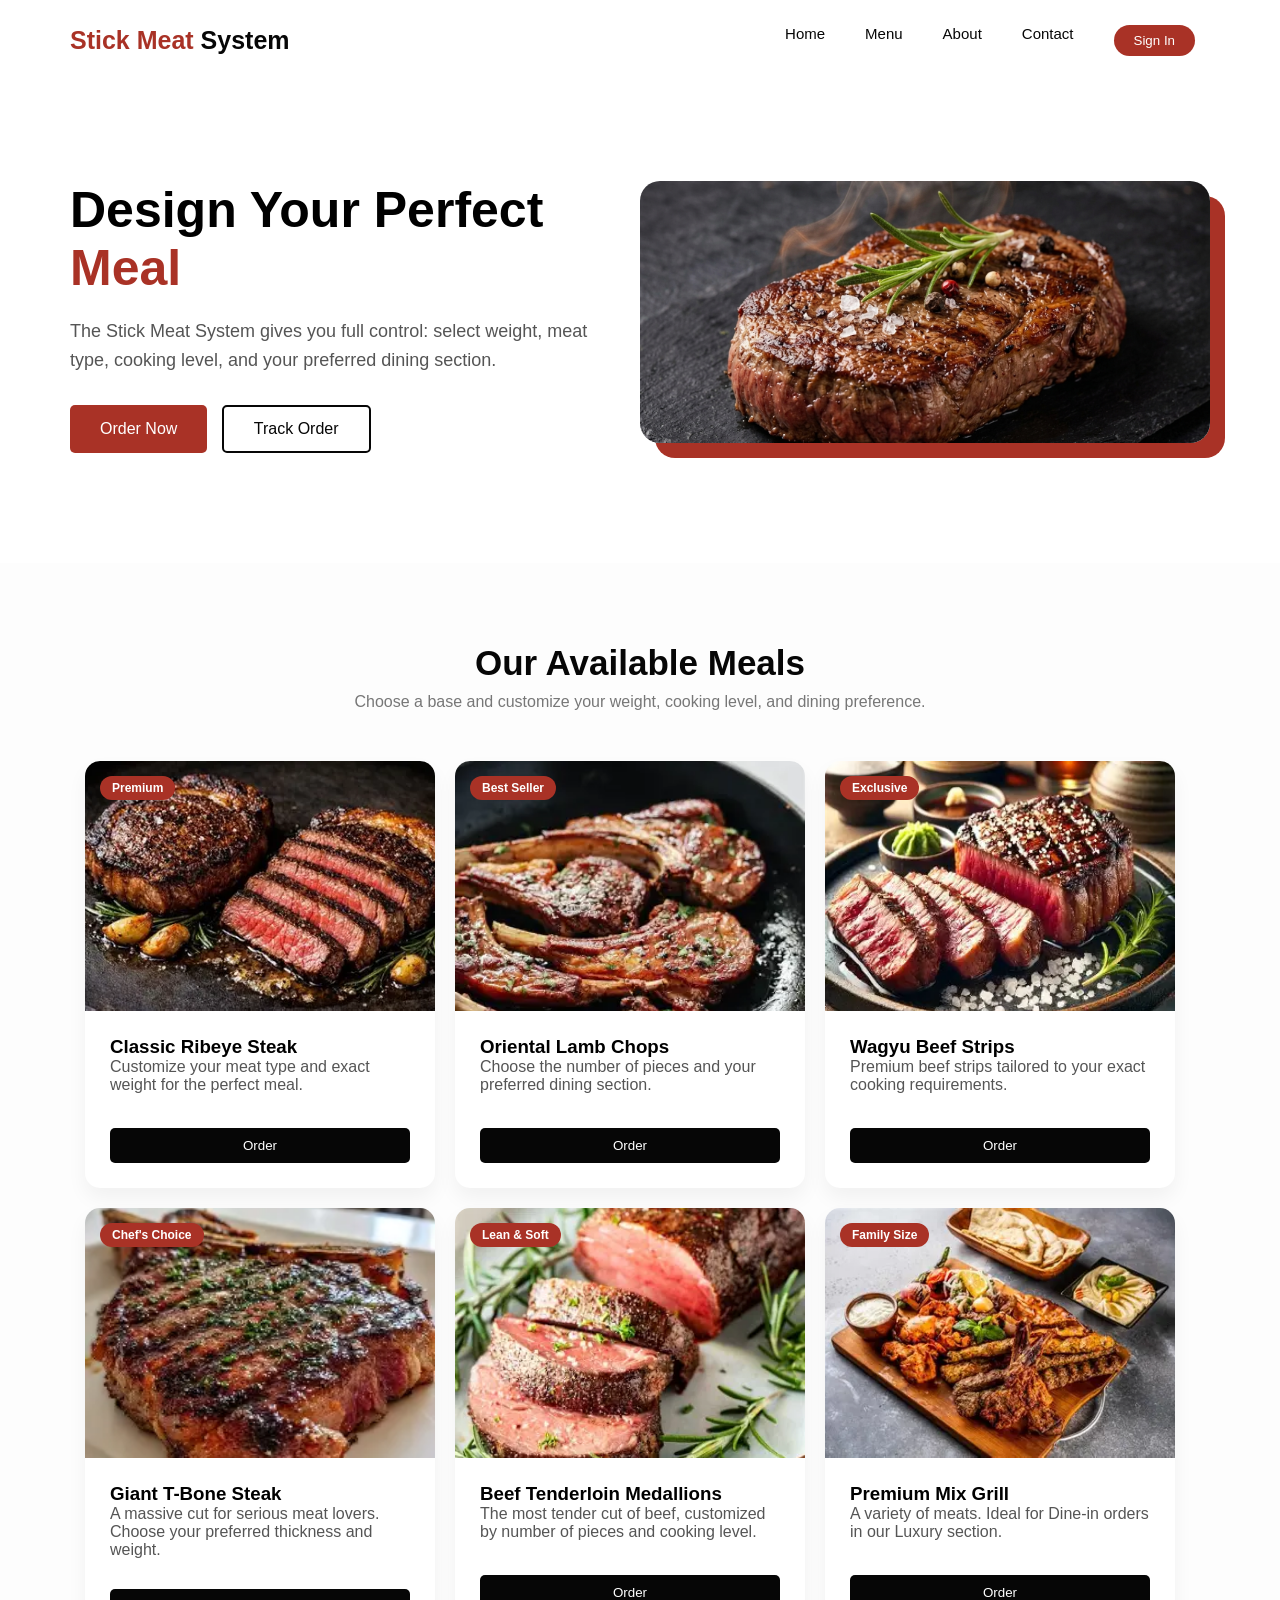
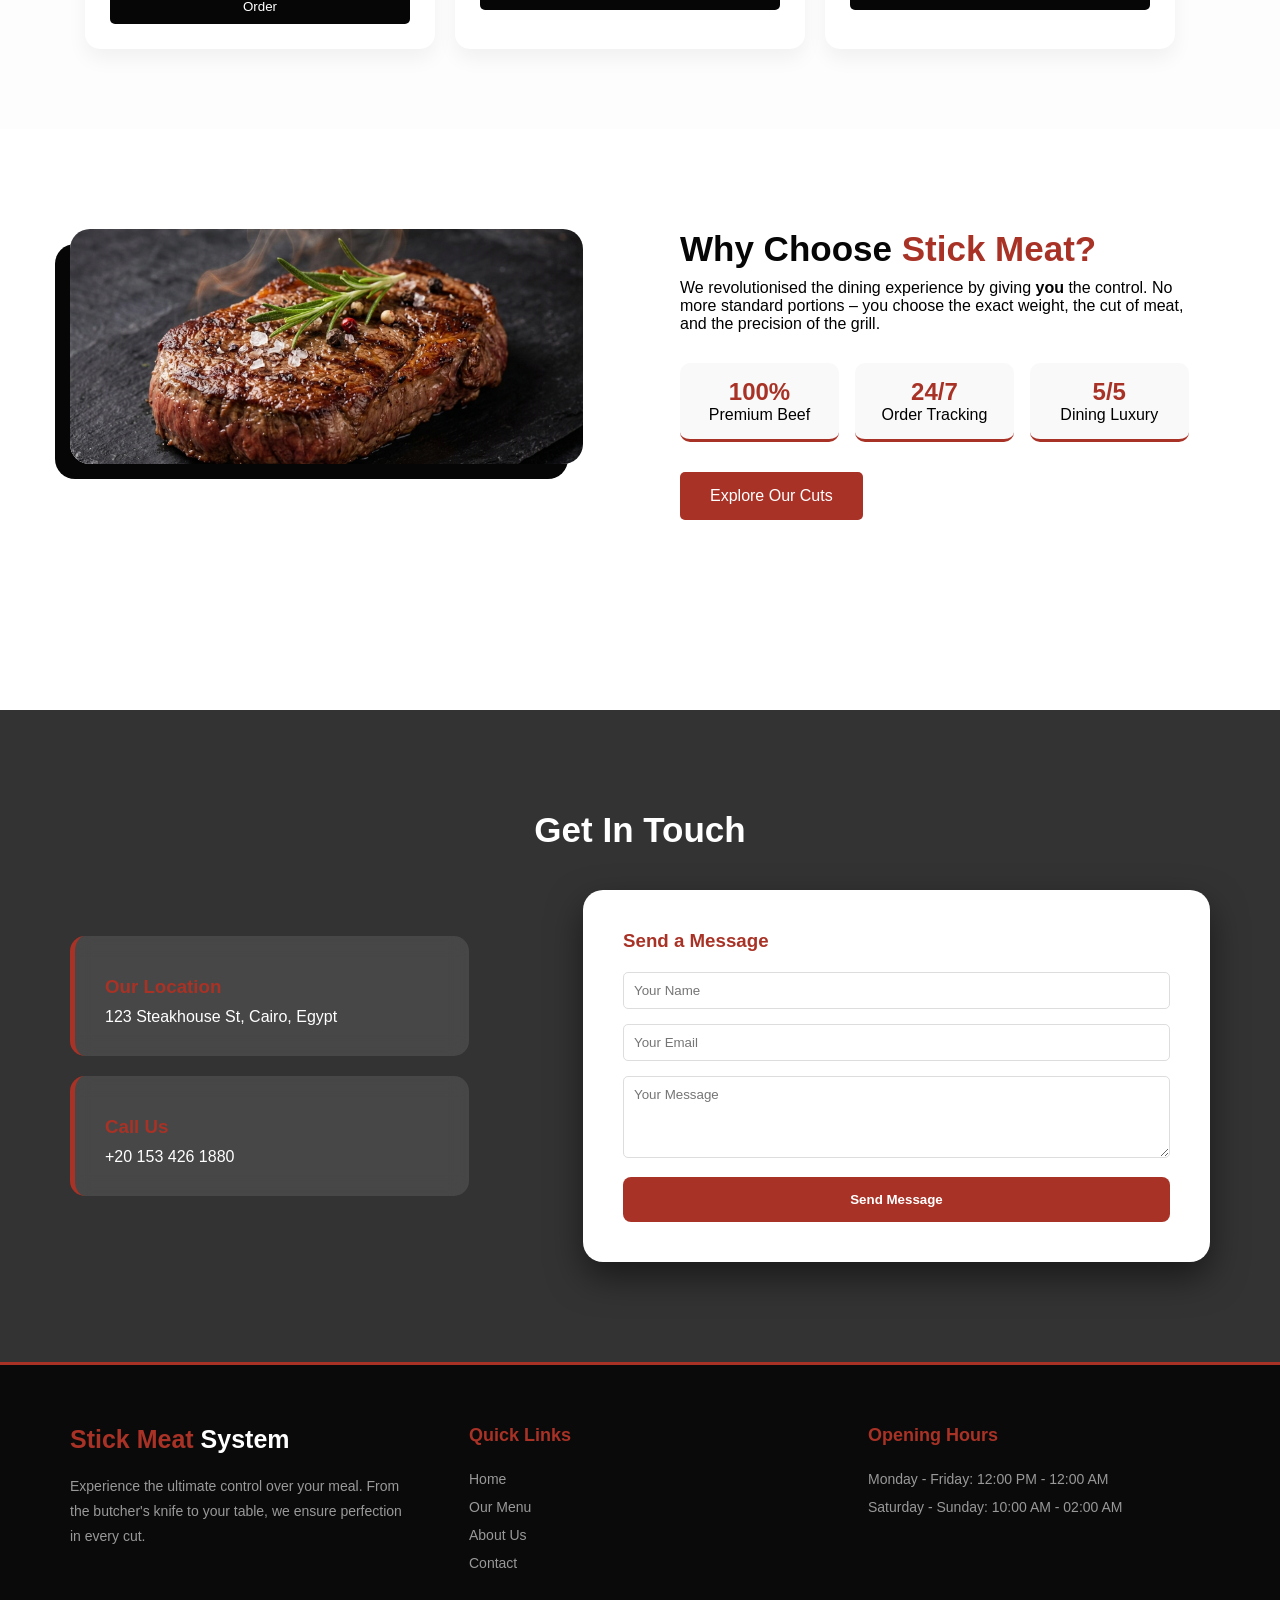
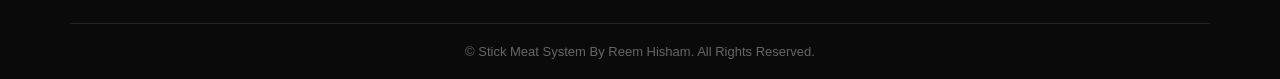
<file: index.html>
<!DOCTYPE html>
<html lang="en">

<head>
    <meta charset="UTF-8">
    <meta name="viewport" content="width=device-width, initial-scale=1.0">
    <title>Stick Meat System</title>
    <link rel="shortcut icon" href="images/about-steak-modified.png">
    <link rel="stylesheet" href="project.css">
</head>

<body>
    <header>
        <div class="container" style="display: flex; justify-content: space-between; align-items: center;">
            <a href="index.html" style="text-decoration: none;">
                <p class="logo"><span>Stick Meat </span>System</p>
            </a>

            <div class="menu-toggle" id="mobile-menu">
                <span class="bar"></span>
                <span class="bar"></span>
                <span class="bar"></span>
            </div>

            <ul class="nav" id="nav-list">
                <li><a href="index.html">Home</a></li>
                <li><a href="#our-menu">Menu</a></li>
                <li><a href="#about">About</a></li>
                <li><a href="#contact">Contact</a></li>
                <li><button class="signin-btn" onclick="openAuthModal()">Sign In</button></li>
            </ul>
        </div>
    </header>



    <section class="hero">
        <div class="container">
            <div class="hero-content">
                <h1>Design Your Perfect <span class="highlight">Meal</span></h1>
                <p>The Stick Meat System gives you full control: select weight, meat type, cooking level, and your
                    preferred dining section.</p>
                <div class="hero-btns">
                    <a href="#our-menu" class="btn-main">Order Now</a>
                    <a href="#our-menu" class="btn-outline">Track Order</a>
                </div>
            </div>
            <div class="hero-image">
                <img src="images/about-steak.jpg" alt="Steak Image">
            </div>
            <div class="clearfix"></div>
        </div>
    </section>

    <section class="meals-section" id="our-menu">
        <div class="container">
            <h2 class="section-title">Our Available Meals</h2>
            <p class="section-subtitle">Choose a base and customize your weight, cooking level, and dining preference.
            </p>

            <div class="meals-grid">
                <div class="meal-card">
                    <div class="meal-img">
                        <img src="images/Ribeye Steak.webp" alt="Ribeye Steak">
                        <span class="tag">Premium</span>
                    </div>
                    <div class="meal-info">
                        <h3>Classic Ribeye Steak</h3>
                        <p>Customize your meat type and exact weight for the perfect meal.</p>
                        <button class="order-btn" onclick="openModal()">Order</button>
                    </div>
                </div>

                <div class="meal-card">
                    <div class="meal-img">
                        <img src="images/Lamb Chops.webp" alt="Lamb Chops">
                        <span class="tag">Best Seller</span>
                    </div>
                    <div class="meal-info">
                        <h3>Oriental Lamb Chops</h3>
                        <p>Choose the number of pieces and your preferred dining section.</p>
                        <button class="order-btn" onclick="openModal()">Order</button>
                    </div>
                </div>

                <div class="meal-card">
                    <div class="meal-img">
                        <img src="images/Beef Wagyu.webp" alt="Beef Wagyu">
                        <span class="tag">Exclusive</span>
                    </div>
                    <div class="meal-info">
                        <h3>Wagyu Beef Strips</h3>
                        <p>Premium beef strips tailored to your exact cooking requirements.</p>
                        <button class="order-btn" onclick="openModal()">Order</button>
                    </div>
                </div>
                <div class="clearfix"></div>

                <div class="meal-card">
                    <div class="meal-img">
                        <img src="images/T-Bone Steak.webp" alt="T-Bone Steak">
                        <span class="tag">Chef's Choice</span>
                    </div>
                    <div class="meal-info">
                        <h3>Giant T-Bone Steak</h3>
                        <p>A massive cut for serious meat lovers. Choose your preferred thickness and weight.</p>
                        <button class="order-btn" onclick="openModal()">Order</button>
                    </div>
                </div>

                <div class="meal-card">
                    <div class="meal-img">
                        <img src="images/Beef Tenderloin.webp" alt="Beef Tenderloin">
                        <span class="tag">Lean & Soft</span>
                    </div>
                    <div class="meal-info">
                        <h3>Beef Tenderloin Medallions</h3>
                        <p>The most tender cut of beef, customized by number of pieces and cooking level.</p>
                        <button class="order-btn" onclick="openModal()">Order</button>
                    </div>
                </div>

                <div class="meal-card">
                    <div class="meal-img">
                        <img src="images/Mix Grill.webp" alt="Mix Grill">
                        <span class="tag">Family Size</span>
                    </div>
                    <div class="meal-info">
                        <h3>Premium Mix Grill</h3>
                        <p>A variety of meats. Ideal for Dine-in orders in our Luxury section.</p>
                        <button class="order-btn" onclick="openModal()">Order</button>
                    </div>
                </div>
                <div class="clearfix"></div>
            </div>
        </div>
    </section>

    <div id="orderModal" class="modal">
        <div class="modal-content">
            <span class="close-btn" onclick="closeModal()">&times;</span>
            <h2 style="text-align:center; margin-bottom:20px;">Customize Your Meal</h2>
            <form id="customizeForm">
                <div class="form-row">
                    <div class="form-group col-50">
                        <label>Meal Weight (Grams)</label>
                        <input type="number" placeholder="500" required>
                    </div>
                    <div class="form-group col-50">
                        <label>Meat Pieces</label>
                        <input type="number" min="1" value="1">
                    </div>
                    <div class="clearfix"></div>
                </div>
                <div class="form-group">
                    <label>Cooking Level</label>
                    <select>
                        <option>Rare</option>
                        <option>Medium Rare</option>
                        <option>Medium</option>
                        <option>Well Done</option>
                    </select>
                </div>
                <div class="form-group">
                    <label>Order Type</label>
                    <select id="orderType" onchange="toggleDineIn()">
                        <option value="takeaway">Takeaway</option>
                        <option value="dinein">Dine-in</option>
                    </select>
                </div>
                <div id="dineInFields" class="dine-in-details" style="display:none;">
                    <div class="form-row">
                        <div class="form-group col-50">
                            <label>Reservation Time</label>
                            <input type="time">
                        </div>
                        <div class="form-group col-50">
                            <label>Number of Seats</label>
                            <input type="number" min="1">
                        </div>
                        <div class="clearfix"></div>
                        <div class="form-group">
                            <label>Dining Section</label>
                            <select>
                                <option>Economy Section</option>
                                <option>Luxury Section</option>
                            </select>
                        </div>
                    </div>
                </div>
                <button type="submit" class="submit-order-btn">Submit Customized Order</button>
            </form>
        </div>
    </div>

    <div id="authModal" class="modal">
        <div class="modal-content" style="width: 400px;">
            <span class="close-btn" onclick="closeAuthModal()">&times;</span>
            <div class="auth-tabs" style="display: flex; margin-bottom: 20px; border-bottom: 1px solid #eee;">
                <button id="loginTab" class="tab-btn active" onclick="toggleAuth('login')"
                    style="flex:1; padding:10px; cursor:pointer;">Login</button>
                <button id="registerTab" class="tab-btn" onclick="toggleAuth('register')"
                    style="flex:1; padding:10px; cursor:pointer;">Register</button>
            </div>

            <form id="loginForm">
                <div class="form-group"><label>Email</label><input type="email" placeholder="Reem@gmail.com" required>
                </div>
                <div class="form-group"><label>Password</label><input type="password" placeholder="........" required>
                </div>
                <button type="submit" class="submit-order-btn">Sign In</button>
            </form>

            <form id="registerForm" style="display: none;">
                <div class="form-group"><label>Full Name</label><input type="text" required></div>
                <div class="form-group"><label>Email</label><input type="email" required></div>
                <div class="form-group"><label>Create Password</label><input type="password" required></div>
                <button type="submit" class="submit-order-btn">Create Account</button>
            </form>
        </div>
    </div>

    <section class="about-section" id="about">
        <div class="container">
            <div class="col-div-6 about-img">
                <img src="images/about-steak.jpg" alt="Our Quality Meat">
            </div>
            <div class="col-div-6 about-content">
                <h2 class="section-title" style="text-align: left;">Why Choose <span>Stick Meat?</span></h2>
                <p>We revolutionised the dining experience by giving <strong>you</strong> the control. No more standard
                    portions – you choose the exact weight, the cut of meat, and the precision of the grill.</p>
                <div class="about-features">
                    <div class="feature">
                        <h3>100%</h3>
                        <p>Premium Beef</p>
                    </div>
                    <div class="feature">
                        <h3>24/7</h3>
                        <p>Order Tracking</p>
                    </div>
                    <div class="feature">
                        <h3 style="color: #a93226; font-size: 1.5rem;">5/5</h3>
                        <p>Dining Luxury</p>
                    </div>
                    <div class="clearfix"></div>
                </div>
                <a href="#our-menu" class="btn-main">Explore Our Cuts</a>
            </div>
            <div class="clearfix"></div>
        </div>
    </section>

    <section class="contact-modern" id="contact">
        <div class="contact-overlay">
            <div class="container">
                <h2 class="section-title" style="color: white;">Get In Touch</h2>
                <div class="contact-grid">
                    <div class="contact-info-cards">
                        <div class="info-card-glass">
                            <h3>Our Location</h3>
                            <p>123 Steakhouse St, Cairo, Egypt</p>
                        </div>
                        <div class="info-card-glass">
                            <h3>Call Us</h3>
                            <p>+20 153 426 1880</p>
                        </div>
                    </div>
                    <div class="contact-form-container">
                        <form id="contactForm">
                            <h3 style="margin-bottom: 20px; color:#a93226;">Send a Message</h3>
                            <div class="form-group"><input type="text" placeholder="Your Name" required></div>
                            <div class="form-group"><input type="email" placeholder="Your Email" required></div>
                            <div class="form-group"><textarea placeholder="Your Message" rows="4" required></textarea>
                            </div>
                            <button type="submit" class="submit-order-btn">Send Message</button>
                        </form>
                    </div>
                </div>
            </div>
        </div>
    </section>

    <footer class="main-footer">
        <div class="container">
            <div class="footer-grid">
                <div class="footer-col">
                    <p class="logo" style="color: white;"><span>Stick Meat</span> System</p>
                    <p class="footer-desc">Experience the ultimate control over your meal. From the butcher's knife to
                        your table, we ensure perfection in every cut.</p>
                </div>
                <div class="footer-col">
                    <h4>Quick Links</h4>
                    <ul class="footer-links">
                        <li><a href="#">Home</a></li>
                        <li><a href="#our-menu">Our Menu</a></li>
                        <li><a href="#about">About Us</a></li>
                        <li><a href="#contact">Contact</a></li>
                    </ul>
                </div>
                <div class="footer-col">
                    <h4>Opening Hours</h4>
                    <ul class="footer-links">
                        <li>Monday - Friday: 12:00 PM - 12:00 AM</li>
                        <li>Saturday - Sunday: 10:00 AM - 02:00 AM</li>
                    </ul>
                </div>
            </div>
            <div class="footer-bottom">
                <p>&copy; Stick Meat System By Reem Hisham. All Rights Reserved.</p>
            </div>
        </div>
    </footer>
    <script>

        const modal = document.getElementById("orderModal");
        const authModal = document.getElementById("authModal");
        const customizeForm = document.getElementById("customizeForm");
        const loginForm = document.getElementById("loginForm");
        const registerForm = document.getElementById("registerForm");

        // Admin
        const ADMIN_EMAIL = "admin@meat.com";
        const ADMIN_PASS = "admin123";

        const openModal = () => modal.style.display = "block";
        const closeModal = () => modal.style.display = "none";
        const openAuthModal = () => authModal.style.display = "block";
        const closeAuthModal = () => authModal.style.display = "none";

        function toggleDineIn() {
            const type = document.getElementById("orderType").value;
            const dineInFields = document.getElementById("dineInFields");
            dineInFields.style.display = (type === "dinein") ? "block" : "none";
        }

        function toggleAuth(type) {
            const loginTab = document.getElementById('loginTab');
            const registerTab = document.getElementById('registerTab');

            loginForm.style.display = (type === 'login') ? 'block' : 'none';
            registerForm.style.display = (type === 'register') ? 'block' : 'none';

            loginTab.classList.toggle('active', type === 'login');
            registerTab.classList.toggle('active', type === 'register');
        }

        window.onclick = (event) => {
            if (event.target === modal) closeModal();
            if (event.target === authModal) closeAuthModal();
        };


        if (customizeForm) {
            customizeForm.onsubmit = function (e) {
                e.preventDefault();
                const weight = this.querySelector('input[type="number"]').value;
                const piecesInputs = this.querySelectorAll('input[type="number"]');
                const pieces = piecesInputs.length > 1 ? piecesInputs[1].value : 1;
                const level = this.querySelector('select').value;
                const type = document.getElementById("orderType").value;

                const orderData = {
                    meat: "Custom Steak",
                    weight: weight,
                    pieces: pieces,
                    level: level,
                    orderType: type,
                    status: 'Pending'
                };

                localStorage.setItem('activeOrder', JSON.stringify(orderData));
                alert("Done! Your order has been customized.");
                window.location.href = "client-dashboard.html";
            };
        }

        if (loginForm) {
            loginForm.onsubmit = function (e) {
                e.preventDefault();
                const email = this.querySelector('input[type="email"]').value;
                const pass = this.querySelector('input[type="password"]').value;

                if (email === ADMIN_EMAIL && pass === ADMIN_PASS) {
                    window.location.href = "admin-dashboard.html";
                } else {
                    window.location.href = "client-dashboard.html";
                }
            };
        }

        if (registerForm) {
            registerForm.onsubmit = function (e) {
                e.preventDefault();
                alert("Account Created Successfully!");
                window.location.href = "client-dashboard.html";
            };
        }
        const mobileMenu = document.getElementById('mobile-menu');
        const navList = document.getElementById('nav-list');

        mobileMenu.addEventListener('click', () => {
            mobileMenu.classList.toggle('active');
            navList.classList.toggle('active');
        });
    </script>
</body>

</html>
</file>
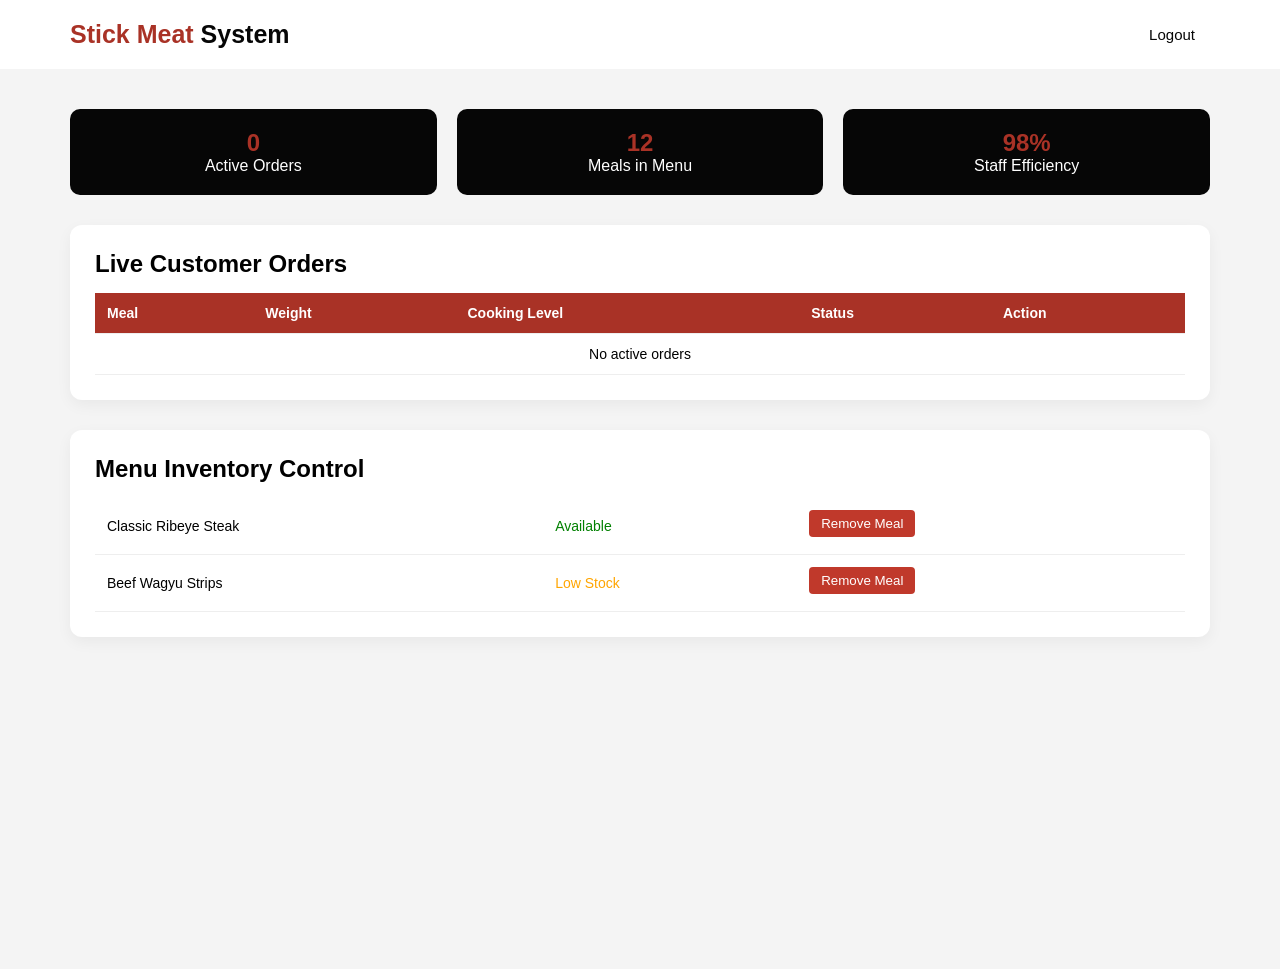
<file: admin-dashboard.html>
<!DOCTYPE html>
<html lang="en">

<head>
    <meta charset="UTF-8">
    <meta name="viewport" content="width=device-width, initial-scale=1.0">
    <title>Admin Dashboard - Stick Meat</title>
    <link rel="shortcut icon" href="images/about-steak-modified.png">
    <link rel="stylesheet" href="project.css">
    <link rel="stylesheet" href="admin-dashboard.css">
</head>

<body>
    <header>
        <div class="container">
            <div class="col-div-6">
                <a href="index.html" style="text-decoration: none;">
                    <p class="logo"><span>Stick Meat </span>System</p>
                </a>
            </div>
            <div class="col-div-6">
                <ul class="nav">
                    <li><a href="index.html">Logout</a></li>
                </ul>
            </div>
            <div class="clearfix"></div>
        </div>
    </header>

    <div class="admin-wrapper">
        <div class="container">
            <div class="stats-grid">
                <div class="stat-item">
                    <h3 id="orderCount">0</h3>
                    <p>Active Orders</p>
                </div>
                <div class="stat-item">
                    <h3>12</h3>
                    <p>Meals in Menu</p>
                </div>
                <div class="stat-item">
                    <h3>98%</h3>
                    <p>Staff Efficiency</p>
                </div>
            </div>

            <div class="admin-card">
                <h2>Live Customer Orders</h2>
                <table id="ordersTable">
                    <thead>
                        <tr>
                            <th>Meal</th>
                            <th>Weight</th>
                            <th>Cooking Level</th>
                            <th>Status</th>
                            <th>Action</th>
                        </tr>
                    </thead>
                    <tbody id="adminOrderList">
                    </tbody>
                </table>
            </div>

            <div class="admin-card">
                <h2>Menu Inventory Control</h2>
                <table id="menuTable">
                    <tr>
                        <td>Classic Ribeye Steak</td>
                        <td><span style="color: green;">Available</span></td>
                        <td><button class="status-btn btn-delete" onclick="removeMeal(this)">Remove Meal</button></td>
                    </tr>
                    <tr>
                        <td>Beef Wagyu Strips</td>
                        <td><span style="color: orange;">Low Stock</span></td>
                        <td><button class="status-btn btn-delete" onclick="removeMeal(this)">Remove Meal</button></td>
                    </tr>
                </table>
            </div>
        </div>
    </div>

    <script>

        function loadOrders() {
            const order = JSON.parse(localStorage.getItem('activeOrder'));
            const tableBody = document.getElementById('adminOrderList');
            const countDisplay = document.getElementById('orderCount');

            if (order) {
                countDisplay.innerText = "1";
                tableBody.innerHTML = `
                    <tr>
                        <td>${order.meat}</td>
                        <td>${order.weight}g</td>
                        <td>${order.level}</td>
                        <td><strong id="currentStatus" style="color: #a93226;">${order.status}</strong></td>
                        <td>
                            <button class="status-btn btn-cook" onclick="updateStatus('Cooking')">Start Cooking</button>
                            <button class="status-btn btn-ready" onclick="updateStatus('Ready')">Set Ready</button>
                            <button class="status-btn btn-delete" onclick="deleteOrder()">X</button>
                        </td>
                    </tr>
                `;
            } else {
                tableBody.innerHTML = "<tr><td colspan='5' style='text-align:center;'>No active orders</td></tr>";
                countDisplay.innerText = "0";
            }
        }


        function updateStatus(newStatus) {
            let order = JSON.parse(localStorage.getItem('activeOrder'));
            if (order) {
                order.status = newStatus;
                localStorage.setItem('activeOrder', JSON.stringify(order));
                loadOrders();
            }
        }


        function deleteOrder() {
            if (confirm("Are you sure you want to clear this order?")) {
                localStorage.removeItem('activeOrder');
                loadOrders();
            }
        }

        function removeMeal(btn) {
            if (confirm("Delete this meal from menu?")) {
                var row = btn.parentNode.parentNode;
                row.parentNode.removeChild(row);
            }
        }

        setInterval(loadOrders, 1000);
        window.onload = loadOrders;
    </script>
</body>

</html>
</file>
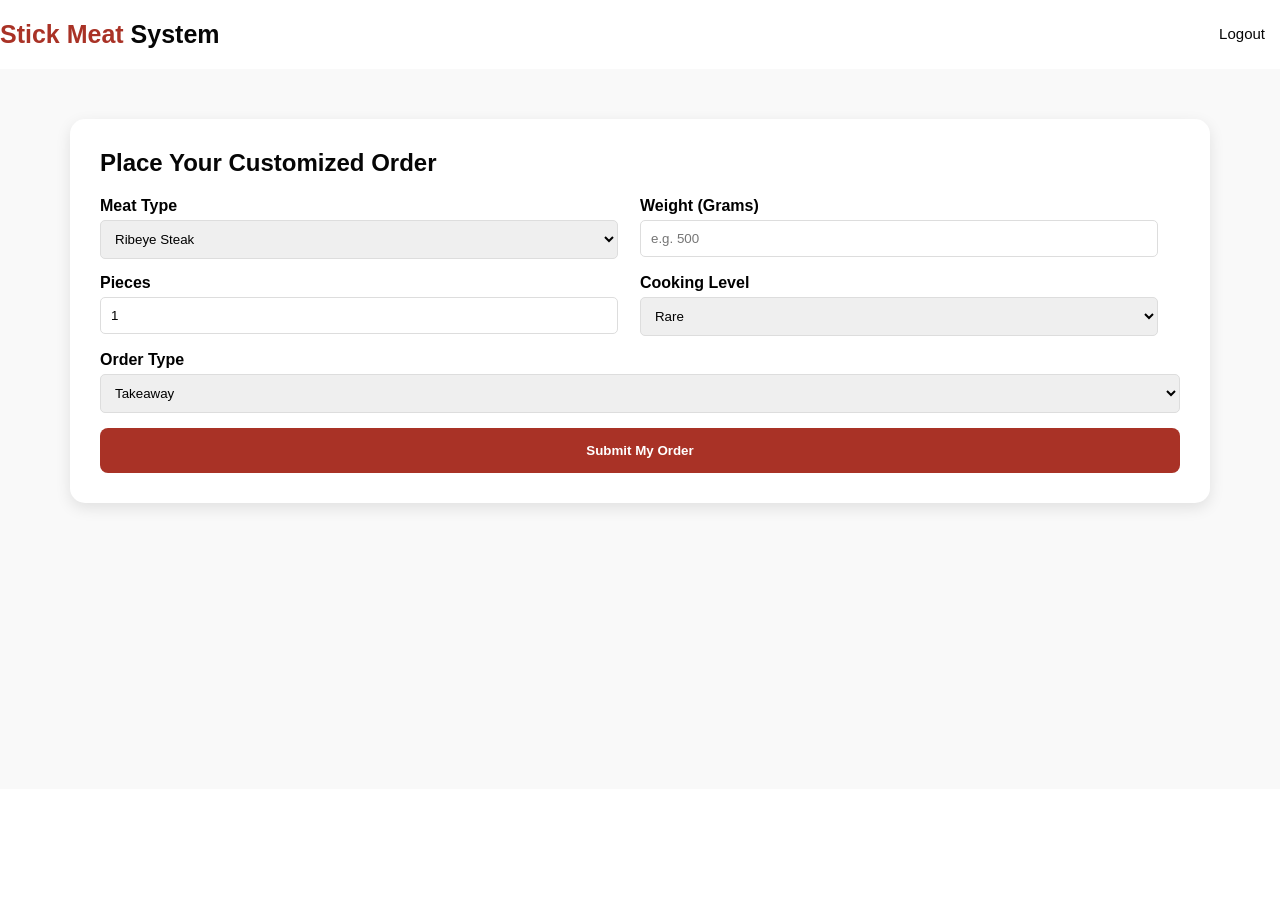
<file: client-dashboard.html>
<!DOCTYPE html>
<html lang="en">

<head>
    <meta charset="UTF-8">
    <meta name="viewport" content="width=device-width, initial-scale=1.0">
    <title>Client Dashboard</title>
    <link rel="shortcut icon" href="images/about-steak-modified.png">
    <link rel="stylesheet" href="project.css">
    <link rel="stylesheet" href="dashboard-client.css">
</head>

<body>
    <header>
        <div class="col-div-6">
            <a href="index.html" style="text-decoration: none;">
                <p class="logo"><span>Stick Meat </span>System</p>
            </a>
        </div>
        <div class="col-div-6">
            <ul class="nav">
                <li><a href="index.html">Logout</a></li>
            </ul>
        </div>
        <div class="clearfix"></div>
        </div>
    </header>

    <div class="dashboard-wrapper">
        <div class="container">
            <div class="order-container">
                <h2 style="color: #060606; margin-bottom: 20px;">Place Your Customized Order</h2>

                <form id="clientOrderForm">
                    <div class="form-row">
                        <div class="form-group col-50">
                            <label>Meat Type</label>
                            <select id="mType" required>
                                <option value="Ribeye">Ribeye Steak</option>
                                <option value="Wagyu">Wagyu Beef</option>
                                <option value="Lamb">Lamb Chops</option>
                            </select>
                        </div>
                        <div class="form-group col-50">
                            <label>Weight (Grams)</label>
                            <input type="number" id="mWeight" placeholder="e.g. 500" required>
                        </div>
                        <div class="clearfix"></div>
                    </div>

                    <div class="form-row">
                        <div class="form-group col-50">
                            <label>Pieces</label>
                            <input type="number" id="mPieces" value="1" min="1">
                        </div>
                        <div class="form-group col-50">
                            <label>Cooking Level</label>
                            <select id="mLevel">
                                <option>Rare</option>
                                <option>Medium Rare</option>
                                <option>Medium</option>
                                <option>Well Done</option>
                            </select>
                        </div>
                        <div class="clearfix"></div>
                    </div>

                    <div class="form-group">
                        <label>Order Type</label>
                        <select id="mOrderType" onchange="toggleClientDineIn()">
                            <option value="takeaway">Takeaway</option>
                            <option value="dinein">Dine-in</option>
                        </select>
                    </div>

                    <div id="clientDineInFields" style="display:none;" class="dine-in-details">
                        <div class="form-row">
                            <div class="form-group col-50"><label>Time</label><input type="time" id="resTime"></div>
                            <div class="form-group col-50"><label>Seats</label><input type="number" id="resSeats"
                                    min="1"></div>
                            <div class="clearfix"></div>
                        </div>
                        <div class="form-group">
                            <label>Section</label>
                            <select id="resSection">
                                <option>Economy Section</option>
                                <option>Luxury Section</option>
                            </select>
                        </div>
                    </div>

                    <button type="submit" class="submit-order-btn">Submit My Order</button>
                </form>

                <div id="trackingSection" class="tracking-box" style="display: none;">
                    <h3>Tracking Your Order: # 104</h3>
                    <p id="orderSummary" style="margin: 10px 0; color: #666;"></p>

                    <div class="status-bar">
                        <div class="status-dot" id="step1"><span>1</span>
                            <p>Pending</p>
                        </div>
                        <div class="status-dot" id="step2"><span>2</span>
                            <p>Cooking</p>
                        </div>
                        <div class="status-dot" id="step3"><span>3</span>
                            <p>Ready</p>
                        </div>
                    </div>
                    <button onclick="localStorage.removeItem('activeOrder'); location.reload();" class="btn-outline"
                        style="margin-top:20px; width:100%; cursor:pointer;">Cancel / New Order</button>
                </div>
            </div>
        </div>
    </div>
    <script>

        function toggleClientDineIn() {
            const isDineIn = document.getElementById("mOrderType").value === "dinein";
            document.getElementById("clientDineInFields").style.display = isDineIn ? "block" : "none";
        }


        function updateTrackingUI(orderData) {
            if (!orderData) return;

            document.getElementById('clientOrderForm').style.display = 'none';
            document.getElementById('trackingSection').style.display = 'block';


            document.getElementById('orderSummary').innerText =
                `You ordered ${orderData.weight}g of ${orderData.meat}. Status: ${orderData.status}`;


            const steps = {'Pending': 1, 'Cooking': 2, 'Ready': 3};
            const currentLevel = steps[orderData.status] || 0;

            document.querySelectorAll('.status-dot').forEach((dot, index) => {
                dot.classList.toggle('active', index < currentLevel);
            });
        }


        window.onload = () => {
            const savedOrder = JSON.parse(localStorage.getItem('activeOrder'));
            if (savedOrder) updateTrackingUI(savedOrder);
        };


        document.getElementById('clientOrderForm').onsubmit = function (e) {
            e.preventDefault();
            const orderData = {
                meat: document.getElementById('mType').value,
                weight: document.getElementById('mWeight').value,
                level: document.getElementById('mLevel').value,
                status: 'Pending'
            };
            localStorage.setItem('activeOrder', JSON.stringify(orderData));
            updateTrackingUI(orderData);
            alert("Order Sent to Kitchen!");
        };
        window.addEventListener('storage', () => {
            const updatedOrder = JSON.parse(localStorage.getItem('activeOrder'));
            if (updatedOrder) updateTrackingUI(updatedOrder);
        });
    </script>
</body>

</html>
</file>
<file: project.css>
* {
    box-sizing: border-box;
    margin: 0;
    padding: 0;
    font-family: sans-serif;
}

html {
    scroll-behavior: smooth;
}

.container {
    width: 1140px;
    max-width: 95%;
    margin: 0 auto;
}

.clearfix {
    clear: both;
}

.col-div-6 {
    width: 50%;
    float: left;
}

header {
    padding: 20px 0;
}

header .container {
    display: flex;
    justify-content: space-between;
    align-items: center;
}

.logo {
    font-weight: bold;
    font-size: 25px;
    color: #060606;
}

.logo span {
    color: #a93226;
}

.nav {
    display: flex;
    justify-content: flex-end;
    overflow: hidden;
    gap: 10px;
    list-style: none;
    flex-wrap: wrap;
}

.nav li {
    display: flex;
    justify-content: flex-end;
    padding: 5px 15px;
}

.nav li a {
    text-decoration: none;
    color: #060606;
    font-size: 15px;
    transition: 0.3s;
}

.nav li a:hover {
    color: #a93226;
}

.signin-btn {
    padding: 8px 20px;
    background: #a93226;
    color: white;
    border: none;
    border-radius: 30px;
    cursor: pointer;
    transition: 0.3s;
}

.signin-btn:hover {
    background: #060606;
}

.menu-toggle {
    display: none;
    flex-direction: column;
    justify-content: space-between;
    width: 30px;
    height: 21px;
    cursor: pointer;
    float: none;
    margin-top: 0;
}

.menu-toggle .bar {
    height: 3px;
    width: 100%;
    background-color: #060606;
    border-radius: 3px;
    transition: 0.3s;
}

.menu-toggle.active .bar:nth-child(1) {
    transform: translateY(9px) rotate(45deg);
}
.menu-toggle.active .bar:nth-child(2) {
    opacity: 0;
}
.menu-toggle.active .bar:nth-child(3) {
    transform: translateY(-9px) rotate(-45deg);
}

.hero {
    padding: 100px 0;
    background: #ffffff;
}

.hero-content {
    width: 50%;
    float: left;
    padding-right: 30px;
}

.hero-content h1 {
    font-size: 50px;
    margin-bottom: 20px;
}

.highlight {
    color: #a93226;
}

.hero-content p {
    font-size: 18px;
    color: #555;
    line-height: 1.6;
    margin-bottom: 30px;
}

.btn-main {
    background: #a93226;
    color: white;
    padding: 15px 30px;
    text-decoration: none;
    border-radius: 5px;
    display: inline-block;
    margin-right: 10px;
    margin-bottom: 10px;
    transition: 0.3s;
}

.btn-main:hover {
    background: #060606;
}

.btn-outline {
    border: 2px solid #060606;
    color: #060606;
    padding: 13px 30px;
    text-decoration: none;
    border-radius: 5px;
    display: inline-block;
    margin-bottom: 10px;
    transition: 0.3s;
}

.btn-outline:hover {
    background: #060606;
    color: white;
    border-color: #060606;
}

.hero-image {
    width: 50%;
    float: right;
}

.hero-image img {
    width: 100%;
    border-radius: 20px;
    box-shadow: 15px 15px 0 #a93226;
}

.meals-section {
    padding: 80px 0;
    background: #fdfdfd;
}

.section-title {
    text-align: center;
    font-size: 35px;
    margin-bottom: 10px;
    color: #060606;
}

.section-subtitle {
    text-align: center;
    color: #777;
    margin-bottom: 50px;
}

.meals-grid {
    display: flex;
    flex-wrap: wrap;
    justify-content: center;
    gap: 20px;
}

.meal-card {
    width: 350px;
    max-width: 100%;
    background: #fff;
    border-radius: 15px;
    overflow: hidden;
    box-shadow: 0 10px 20px rgba(0, 0, 0, 0.05);
    transition: 0.3s;
}

.meal-card:hover {
    transform: translateY(-15px);
}

.meal-img {
    position: relative;
    height: 250px;
}

.meal-img img {
    width: 100%;
    height: 100%;
    object-fit: cover;
}

.tag {
    position: absolute;
    top: 15px;
    left: 15px;
    background: #a93226;
    color: white;
    padding: 5px 12px;
    border-radius: 20px;
    font-size: 12px;
    font-weight: bold;
}

.meal-info {
    padding: 25px;
}

.meal-info p {
    margin-bottom: 30px;
    color: #555;
    min-height: 40px;
}

.order-btn {
    width: 100%;
    padding: 10px;
    background: #060606;
    color: white;
    border: none;
    border-radius: 5px;
    cursor: pointer;
    transition: 0.3s;
}

.order-btn:hover {
    background: #a93226;
}

.about-section {
    padding: 100px 0;
    background: #ffffff;
    margin-bottom: 80px;
}

.about-img img {
    width: 90%;
    border-radius: 20px;
    box-shadow: -15px 15px 0 #060606;
}

.about-content {
    padding-left: 40px;
}

.about-content h2 span {
    color: #a93226;
}

.about-features {
    margin: 30px 0;
    overflow: hidden;
}

.feature {
    width: 30%;
    float: left;
    text-align: center;
    background: #f9f9f9;
    padding: 15px;
    margin-right: 3%;
    border-radius: 10px;
    border-bottom: 3px solid #a93226;
}

.feature h3 {
    color: #a93226;
    font-size: 24px;
}

.contact-modern {
    background: url('images/Mix Grill.webp');
    background-size: cover;
    background-position: center;
    background-attachment: fixed;
    position: relative;
}

.contact-overlay {
    background: rgba(0, 0, 0, 0.8);
    padding: 100px 0;
}

.contact-grid {
    display: flex;
    justify-content: space-between;
    align-items: stretch;
    margin-top: 40px;
    flex-wrap: wrap;
    gap: 30px;
}

.contact-info-cards {
    width: 35%;
    display: flex;
    flex-direction: column;
    justify-content: center;
}

.info-card-glass {
    background: rgba(255, 255, 255, 0.1);
    backdrop-filter: blur(10px);
    padding: 30px;
    margin-bottom: 20px;
    border-radius: 15px;
    border-left: 5px solid #a93226;
    color: white;
    transition: 0.3s;
}

.info-card-glass:hover {
    background: rgba(255, 255, 255, 0.2);
    transform: scale(1.02);
}

.info-card-glass h3 {
    color: #a93226;
    margin: 10px 0;
}

.contact-form-container {
    width: 55%;
    background: white;
    padding: 40px;
    border-radius: 20px;
    box-shadow: 0 15px 35px rgba(0, 0, 0, 0.5);
}

.modal {
    display: none;
    position: fixed;
    z-index: 1000;
    left: 0;
    top: 0;
    width: 100%;
    height: 100%;
    background: rgba(0, 0, 0, 0.7);
    overflow: auto;
}

.modal-content {
    background: white;
    margin: 5% auto;
    padding: 30px;
    width: 50%;
    max-width: 90%;
    border-radius: 15px;
    position: relative;
    box-shadow: 0 0 20px rgba(0, 0, 0, 0.2);
}

.close-btn {
    position: absolute;
    right: 20px;
    top: 10px;
    font-size: 30px;
    cursor: pointer;
}

.form-group {
    margin-bottom: 15px;
}

.form-group label {
    display: block;
    margin-bottom: 5px;
    font-weight: bold;
}

.form-group input,
.form-group select,
.form-group textarea {
    width: 100%;
    padding: 10px;
    border: 1px solid #ddd;
    border-radius: 5px;
}

.col-50 {
    width: 48%;
    float: left;
    margin-right: 2%;
}

.dine-in-details {
    background: #fff5f5;
    padding: 15px;
    border-radius: 10px;
    margin-top: 15px;
    border: 1px dashed #a93226;
}

.submit-order-btn {
    width: 100%;
    padding: 15px;
    background: #a93226;
    color: white;
    border: none;
    border-radius: 8px;
    font-weight: bold;
    cursor: pointer;
    transition: 0.3s;
}

.submit-order-btn:hover {
    background: #060606;
}

#authModal .form-group {
    margin-bottom: 15px;
}

#authModal input {
    width: 100%;
    padding: 10px;
    border: 1px solid #ddd;
    border-radius: 5px;
}

.tab-btn {
    border: none;
    background: none;
    font-weight: bold;
    color: #888;
    transition: 0.3s;
    cursor: pointer;
    padding-bottom: 5px;
}

.tab-btn.active {
    color: #a93226;
    border-bottom: 2px solid #a93226;
}

.main-footer {
    background: #0a0a0a;
    color: #fff;
    padding: 60px 0 20px 0;
    border-top: 3px solid #a93226;
}

.footer-grid {
    display: flex;
    justify-content: space-between;
    flex-wrap: wrap;
    margin-bottom: 40px;
    gap: 20px;
}

.footer-col {
    width: 30%;
}

.footer-desc {
    color: #999;
    font-size: 14px;
    line-height: 1.8;
    margin-top: 20px;
}

.footer-col h4 {
    color: #a93226;
    font-size: 18px;
    margin-bottom: 25px;
    position: relative;
}

.footer-links {
    overflow: hidden;
    list-style: none;
}

.footer-links li {
    margin-bottom: 12px;
    color: #999;
    font-size: 14px;
}

.footer-links li a {
    color: #999;
    text-decoration: none;
    transition: 0.3s;
}

.footer-links li a:hover {
    color: #a93226;
    padding-left: 5px;
}

.footer-bottom {
    text-align: center;
    border-top: 1px solid #222;
    padding-top: 20px;
    font-size: 13px;
    color: #666;
}

@media (max-width: 992px) {
    .col-div-6, 
    .hero-content, 
    .hero-image, 
    .about-content, 
    .about-img img, 
    .contact-info-cards, 
    .contact-form-container, 
    .footer-col {
        width: 100% !important;
        float: none !important;
        padding-left: 0;
        padding-right: 0;
    }

    .hero-image {
        margin-top: 40px;
    }

    .about-content {
        margin-top: 40px;
    }

    .feature {
        width: 100%;
        margin-right: 0;
        margin-bottom: 15px;
    }

    .modal-content {
        width: 85%;
        margin: 15% auto;
    }

    header .container {
        display: flex;
        justify-content: space-between;
        align-items: center;
        position: relative;
    }

    .menu-toggle {
        display: flex; 
        float: none;
        margin-top: 0;
    }

    .nav {
        display: none; 
        flex-direction: column;
        width: 100%;
        background: #ffffff;
        position: absolute;
        top: 70px;
        left: 0;
        box-shadow: 0 10px 15px rgba(0, 0, 0, 0.1);
        padding: 20px 0;
        text-align: center;
        z-index: 999;
    }

    .nav.active {
        display: flex;
    }

    .nav li {
        justify-content: center;
        padding: 10px 0;
    }
}

@media (max-width: 768px) {
    .hero-content h1 {
        font-size: 35px;
    }

    .nav {
        justify-content: center;
        margin-top: 15px;
    }

    .col-50 {
        width: 100%;
        float: none;
        margin-right: 0;
    }
}
</file>
<file: admin-dashboard.css>
.admin-wrapper {
    padding: 40px 0;
    background: #f4f4f4;
    min-height: 100vh;
}

.admin-card {
    background: white;
    padding: 25px;
    border-radius: 12px;
    box-shadow: 0 5px 15px rgba(0, 0, 0, 0.05);
    margin-bottom: 30px;
}

table {
    width: 100%;
    border-collapse: collapse;
    margin-top: 15px;
}

th,
td {
    padding: 12px;
    text-align: left;
    border-bottom: 1px solid #eee;
}

th {
    background: #a93226;
    color: white;
}

.status-btn {
    padding: 5px 10px;
    border: none;
    border-radius: 4px;
    cursor: pointer;
    color: white;
    margin-right: 5px;
}

.btn-cook {
    background: #f39c12;
}

.btn-ready {
    background: #27ae60;
}

.btn-delete {
    background: #c0392b;
    cursor: pointer;
}

.stats-grid {
    display: flex;
    gap: 20px;
    margin-bottom: 30px;
}

.stat-item {
    flex: 1;
    background: #060606;
    color: white;
    padding: 20px;
    border-radius: 10px;
    text-align: center;
}

.stat-item h3 {
    color: #a93226;
    font-size: 24px;
}
.admin-wrapper {
    padding: 40px 20px; 
    background: #f4f4f4;
    min-height: 100vh;
}

.admin-card {
    background: white;
    padding: 25px;
    border-radius: 12px;
    box-shadow: 0 5px 15px rgba(0, 0, 0, 0.05);
    margin-bottom: 30px;
    overflow-x: auto; 
}

table {
    width: 100%;
    border-collapse: collapse;
    margin-top: 15px;
    min-width: 600px; 
}

th,
td {
    padding: 12px;
    text-align: left;
    border-bottom: 1px solid #eee;
    font-size: 14px;
}

th {
    background: #a93226;
    color: white;
}

.status-btn {
    padding: 6px 12px;
    border: none;
    border-radius: 4px;
    cursor: pointer;
    color: white;
    margin-right: 5px;
    margin-bottom: 5px; 
    display: inline-block;
}

.btn-cook {
    background: #f39c12;
}

.btn-ready {
    background: #27ae60;
}

.btn-delete {
    background: #c0392b;
    cursor: pointer;
}

.stats-grid {
    display: flex;
    gap: 20px;
    margin-bottom: 30px;
    flex-wrap: wrap;
}

.stat-item {
    flex: 1;
    min-width: 200px; 
    background: #060606;
    color: white;
    padding: 20px;
    border-radius: 10px;
    text-align: center;
}

.stat-item h3 {
    color: #a93226;
    font-size: 24px;
}

@media (max-width: 768px) {
    .admin-wrapper {
        padding: 20px 10px; 
    }

    .admin-card {
        padding: 15px; 
    }

    .stats-grid {
        gap: 15px;
    }

    .stat-item {
        flex: 100%; 
    }
}
</file>
<file: dashboard-client.css>
.dashboard-wrapper {
    padding: 50px 0;
    background: #f9f9f9;
    min-height: 80vh;
}

.order-container {
    background: white;
    padding: 30px;
    border-radius: 15px;
    box-shadow: 0 5px 15px rgba(0, 0, 0, 0.1);
}

.tracking-box {
    display: none;
    margin-top: 30px;
    border-top: 2px solid #a93226;
    padding-top: 20px;
}

.status-bar {
    display: flex;
    justify-content: space-between;
    margin-top: 40px;
    position: relative; 
}

.status-dot {
    text-align: center;
    flex: 1;
    position: relative;
}

.status-dot span {
    display: block;
    width: 30px;
    height: 30px;
    background: #ddd;
    border-radius: 50%;
    margin: 0 auto 10px;
    line-height: 30px;
    color: white;
}

.status-dot.active span {
    background: #a93226;
}

.status-dot.active p {
    color: #a93226;
    font-weight: bold;
}
.admin-wrapper {
    padding: 40px 20px;
    background: #f4f4f4;
    min-height: 100vh;
}

.admin-card {
    background: white;
    padding: 25px;
    border-radius: 12px;
    box-shadow: 0 5px 15px rgba(0, 0, 0, 0.05);
    margin-bottom: 30px;
    overflow-x: auto; 
}

table {
    width: 100%;
    border-collapse: collapse;
    margin-top: 15px;
    min-width: 600px;
}

th,
td {
    padding: 12px;
    text-align: left;
    border-bottom: 1px solid #eee;
    font-size: 14px;
}

th {
    background: #a93226;
    color: white;
}

.status-btn {
    padding: 6px 12px;
    border: none;
    border-radius: 4px;
    cursor: pointer;
    color: white;
    margin-right: 5px;
    margin-bottom: 5px; 
    display: inline-block;
}

.btn-cook {
    background: #f39c12;
}

.btn-ready {
    background: #27ae60;
}

.btn-delete {
    background: #c0392b;
    cursor: pointer;
}

.stats-grid {
    display: flex;
    gap: 20px;
    margin-bottom: 30px;
    flex-wrap: wrap;
}

.stat-item {
    flex: 1;
    min-width: 200px;
    background: #060606;
    color: white;
    padding: 20px;
    border-radius: 10px;
    text-align: center;
}

.stat-item h3 {
    color: #a93226;
    font-size: 24px;
}


@media (max-width: 768px) {
    .admin-wrapper {
        padding: 20px 10px; 
    }

    .admin-card {
        padding: 15px; 
    }

    .stats-grid {
        gap: 15px;
    }

    .stat-item {
        flex: 100%;
    }
}
</file>
